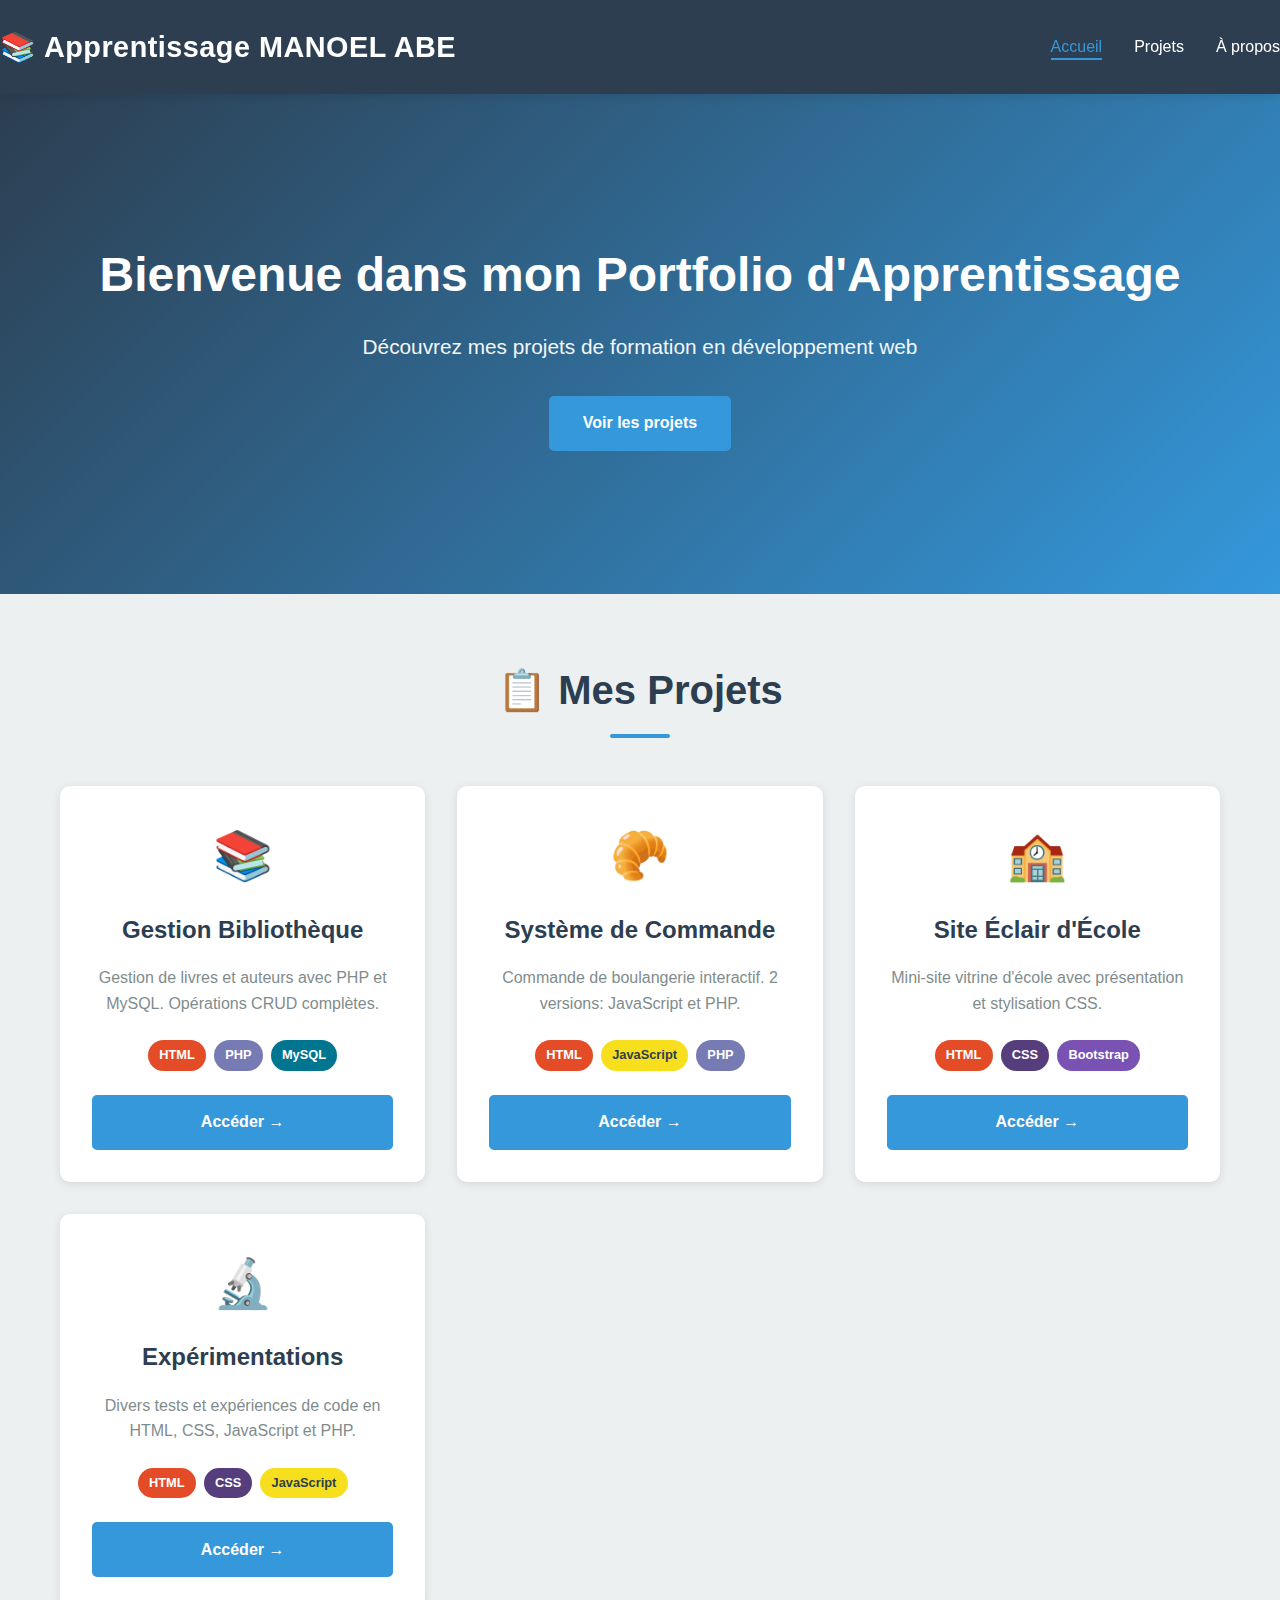
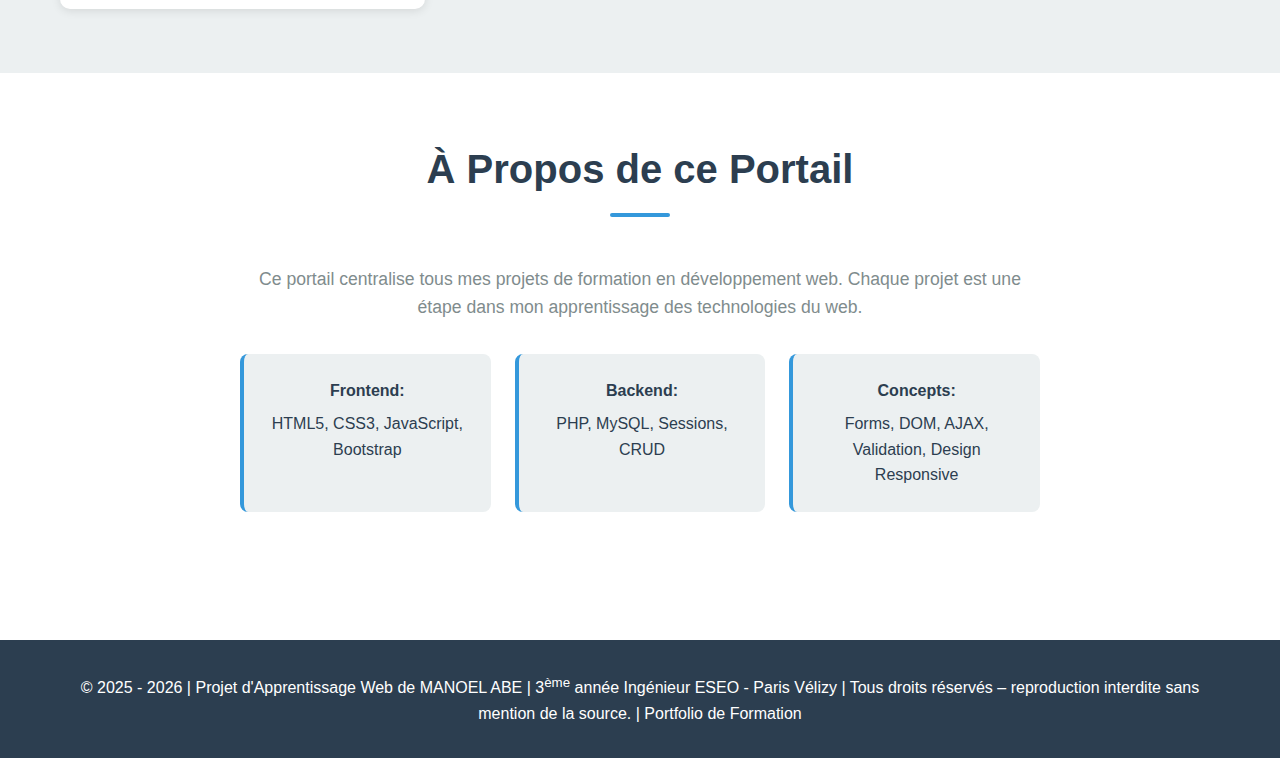
<file: index.html>
<!DOCTYPE html>
<html lang="fr">

<head>
    <meta charset="UTF-8">
    <meta name="viewport" content="width=device-width, initial-scale=1.0">
    <title>Apprentissage MANOEL ABE</title>
    <link rel="stylesheet" href="css/style-global.css">
</head>

<body>
    <!-- HEADER -->
    <header class="header">
        <nav class="navbar">
            <div class="navbar-brand">
                <h1>📚 Apprentissage MANOEL ABE</h1>
            </div>
            <ul class="navbar-menu">
                <li><a href="index.html" class="active">Accueil</a></li>
                <li><a href="#projets">Projets</a></li>
                <li><a href="#about">À propos</a></li>
            </ul>
        </nav>
    </header>

    <!-- HERO SECTION -->
    <section class="hero">
        <div class="hero-content">
            <h2>Bienvenue dans mon Portfolio d'Apprentissage</h2>
            <p>Découvrez mes projets de formation en développement web</p>
            <a href="#projets" class="btn btn-primary">Voir les projets</a>
        </div>
    </section>

    <!-- PROJETS SECTION -->
    <section class="projets" id="projets">
        <div class="container">
            <h2 class="section-title">📋 Mes Projets</h2>

            <div class="cards-grid">
                <!-- CARTE 1: BIBLIOTHÈQUE -->
                <div class="card">
                    <div class="card-icon">📚</div>
                    <h3>Gestion Bibliothèque</h3>
                    <p>Gestion de livres et auteurs avec PHP et MySQL. Opérations CRUD complètes.</p>
                    <div class="card-tags">
                        <span class="tag html">HTML</span>
                        <span class="tag php">PHP</span>
                        <span class="tag mysql">MySQL</span>
                    </div>
                    <a href="bibliotheque/index.html" class="btn btn-secondary">Accéder →</a>
                </div>

                <!-- CARTE 2: BOULANGERIE -->
                <div class="card">
                    <div class="card-icon">🥐</div>
                    <h3>Système de Commande</h3>
                    <p>Commande de boulangerie interactif. 2 versions: JavaScript et PHP.</p>
                    <div class="card-tags">
                        <span class="tag html">HTML</span>
                        <span class="tag js">JavaScript</span>
                        <span class="tag php">PHP</span>
                    </div>
                    <a href="boulangerie/index.html" class="btn btn-secondary">Accéder →</a>
                </div>

                <!-- CARTE 3: ÉCOLE -->
                <div class="card">
                    <div class="card-icon">🏫</div>
                    <h3>Site Éclair d'École</h3>
                    <p>Mini-site vitrine d'école avec présentation et stylisation CSS.</p>
                    <div class="card-tags">
                        <span class="tag html">HTML</span>
                        <span class="tag css">CSS</span>
                        <span class="tag bootstrap">Bootstrap</span>
                    </div>
                    <a href="ecole/index.html" class="btn btn-secondary">Accéder →</a>
                </div>

                <!-- CARTE 4: TESTS -->
                <div class="card">
                    <div class="card-icon">🔬</div>
                    <h3>Expérimentations</h3>
                    <p>Divers tests et expériences de code en HTML, CSS, JavaScript et PHP.</p>
                    <div class="card-tags">
                        <span class="tag html">HTML</span>
                        <span class="tag css">CSS</span>
                        <span class="tag js">JavaScript</span>
                    </div>
                    <a href="test/index.html" class="btn btn-secondary">Accéder →</a>
                </div>
            </div>
        </div>
    </section>

    <!-- À PROPOS -->
    <section class="about" id="about">
        <div class="container">
            <h2 class="section-title">À Propos de ce Portail</h2>
            <div class="about-content">
                <p>
                    Ce portail centralise tous mes projets de formation en développement web.
                    Chaque projet est une étape dans mon apprentissage des technologies du web.
                </p>
                <div class="skills-list">
                    <div class="skill-item">
                        <strong>Frontend:</strong> HTML5, CSS3, JavaScript, Bootstrap
                    </div>
                    <div class="skill-item">
                        <strong>Backend:</strong> PHP, MySQL, Sessions, CRUD
                    </div>
                    <div class="skill-item">
                        <strong>Concepts:</strong> Forms, DOM, AJAX, Validation, Design Responsive
                    </div>
                </div>
            </div>
        </div>
    </section>

    <!-- FOOTER -->
    <footer class="footer">
        <div class="container">
            <p>&copy;
                <script>
                    const startYear = 2025;
                    const currentYear = new Date().getFullYear();
                    document.write(
                        startYear === currentYear
                            ? startYear
                            : startYear + " - " + currentYear
                    );
                </script>
                | Projet d'Apprentissage Web de MANOEL ABE |
                3<sup>ème</sup> année Ingénieur ESEO - Paris Vélizy |
                Tous droits réservés – reproduction interdite sans mention de la source.
                | Portfolio de Formation
            </p>
        </div>
    </footer>

    <script src="js/navigation.js"></script>
</body>

</html>
</file>
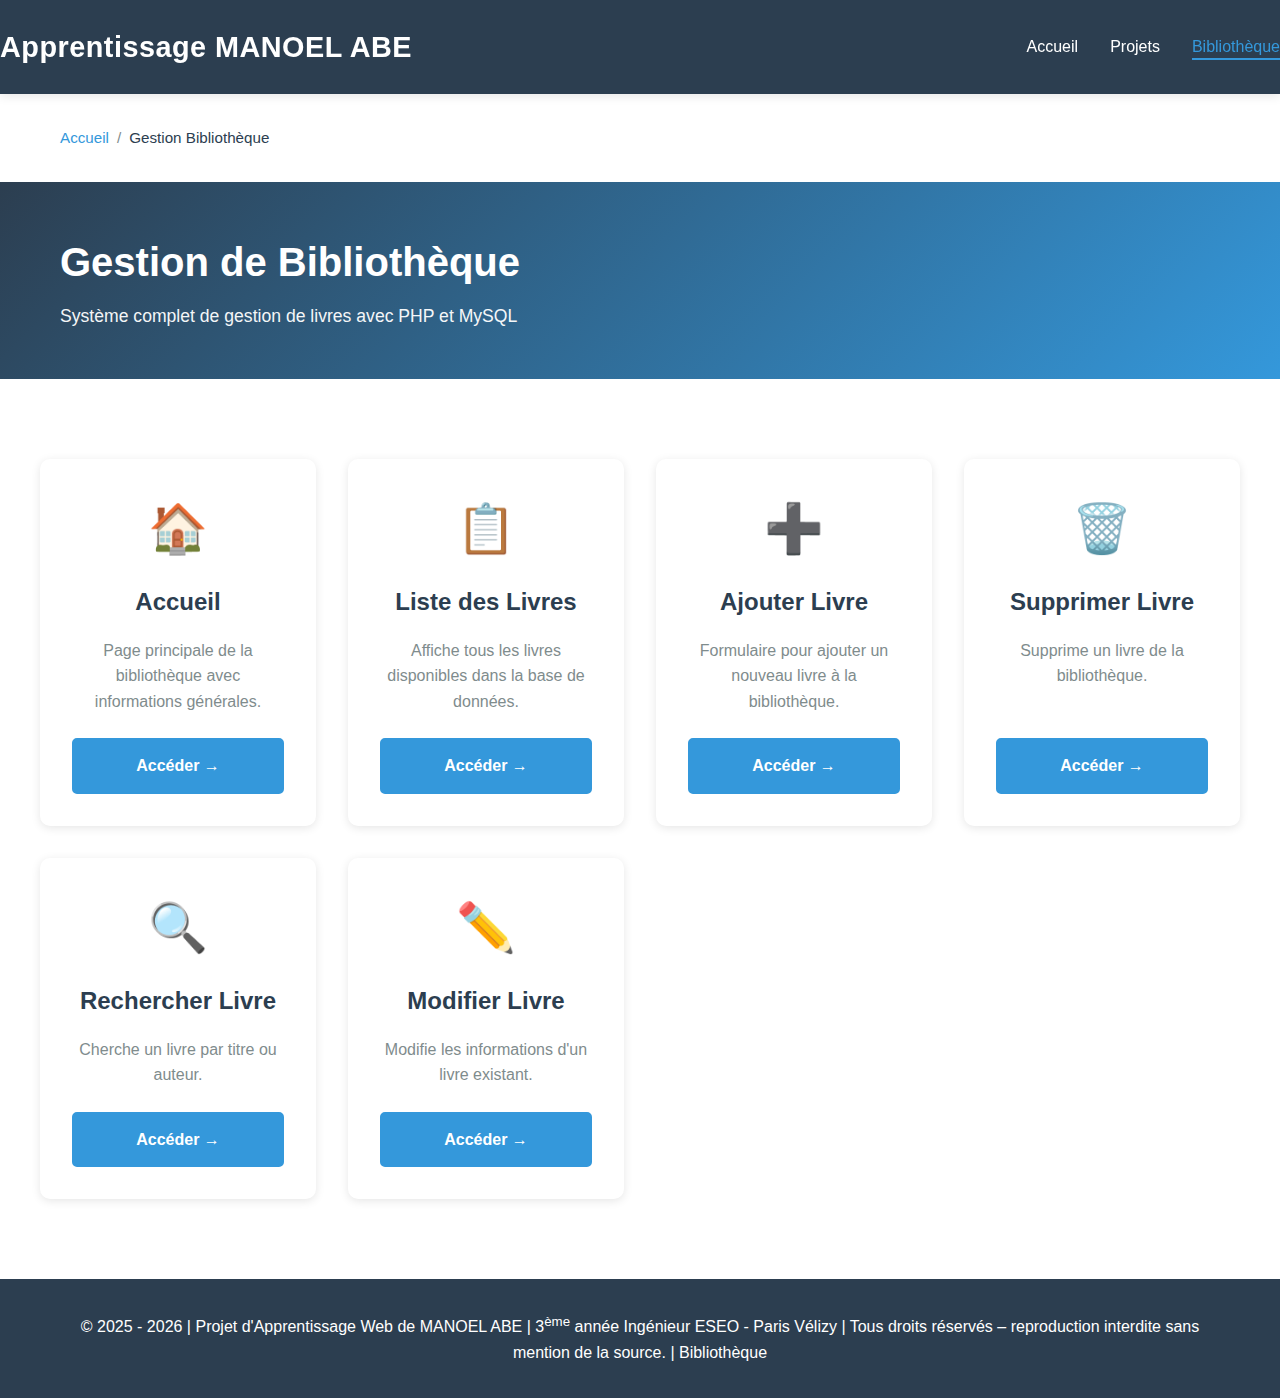
<file: bibliotheque/index.html>
<!DOCTYPE html>
<html lang="fr">

<head>
    <meta charset="UTF-8">
    <meta name="viewport" content="width=device-width, initial-scale=1.0">
    <title>Gestion Bibliothèque | Apprentissage MANOEL ABE</title>
    <link rel="stylesheet" href="../css/style-global.css">
</head>

<body>
    <!-- HEADER -->
    <header class="header">
        <nav class="navbar">
            <div class="navbar-brand">
                <h1>Apprentissage MANOEL ABE</h1>
            </div>
            <ul class="navbar-menu">
                <li><a href="../index.html">Accueil</a></li>
                <li><a href="../index.html#projets">Projets</a></li>
                <li><a href="index.html" class="active">Bibliothèque</a></li>
            </ul>
        </nav>
    </header>

    <!-- BREADCRUMB -->
    <div class="container" style="padding-top: 2rem;">
        <div class="breadcrumb">
            <a href="../index.html">Accueil</a>
            <span class="separator">/</span>
            <span>Gestion Bibliothèque</span>
        </div>
    </div>

    <!-- HUB HEADER -->
    <section class="hub-header">
        <div class="container">
            <h1>Gestion de Bibliothèque</h1>
            <p>Système complet de gestion de livres avec PHP et MySQL</p>
        </div>
    </section>

    <!-- HUB CONTENT -->
    <section class="container" style="padding: 2rem 0;">
        <div class="hub-content">
            <!-- Accueil -->
            <div class="card">
                <div class="card-icon">🏠</div>
                <h3>Accueil</h3>
                <p>Page principale de la bibliothèque avec informations générales.</p>
                <a href="accueil.php" class="btn btn-secondary">Accéder →</a>
            </div>

            <!-- Liste -->
            <div class="card">
                <div class="card-icon">📋</div>
                <h3>Liste des Livres</h3>
                <p>Affiche tous les livres disponibles dans la base de données.</p>
                <a href="liste.php" class="btn btn-secondary">Accéder →</a>
            </div>

            <!-- Ajouter -->
            <div class="card">
                <div class="card-icon">➕</div>
                <h3>Ajouter Livre</h3>
                <p>Formulaire pour ajouter un nouveau livre à la bibliothèque.</p>
                <a href="ajouter.php" class="btn btn-secondary">Accéder →</a>
            </div>

            <!-- Supprimer -->
            <div class="card">
                <div class="card-icon">🗑️</div>
                <h3>Supprimer Livre</h3>
                <p>Supprime un livre de la bibliothèque.</p>
                <a href="supprimer.php" class="btn btn-secondary">Accéder →</a>
            </div>

            <!-- Rechercher -->
            <div class="card">
                <div class="card-icon">🔍</div>
                <h3>Rechercher Livre</h3>
                <p>Cherche un livre par titre ou auteur.</p>
                <a href="rechercher.php" class="btn btn-secondary">Accéder →</a>
            </div>

            <!-- Modifier -->
            <div class="card">
                <div class="card-icon">✏️</div>
                <h3>Modifier Livre</h3>
                <p>Modifie les informations d'un livre existant.</p>
                <a href="modifier.php" class="btn btn-secondary">Accéder →</a>
            </div>
        </div>
    </section>

    <!-- FOOTER -->
    <footer class="footer" style="margin-top: 3rem;">
        <div class="container">
            <p>&copy;
                <script>
                    const startYear = 2025;
                    const currentYear = new Date().getFullYear();
                    document.write(
                        startYear === currentYear
                            ? startYear
                            : startYear + " - " + currentYear
                    );
                </script>
                | Projet d'Apprentissage Web de MANOEL ABE |
                3<sup>ème</sup> année Ingénieur ESEO - Paris Vélizy |
                Tous droits réservés – reproduction interdite sans mention de la source.
                | Bibliothèque
            </p>
        </div>
    </footer>
</body>

</html>
</file>
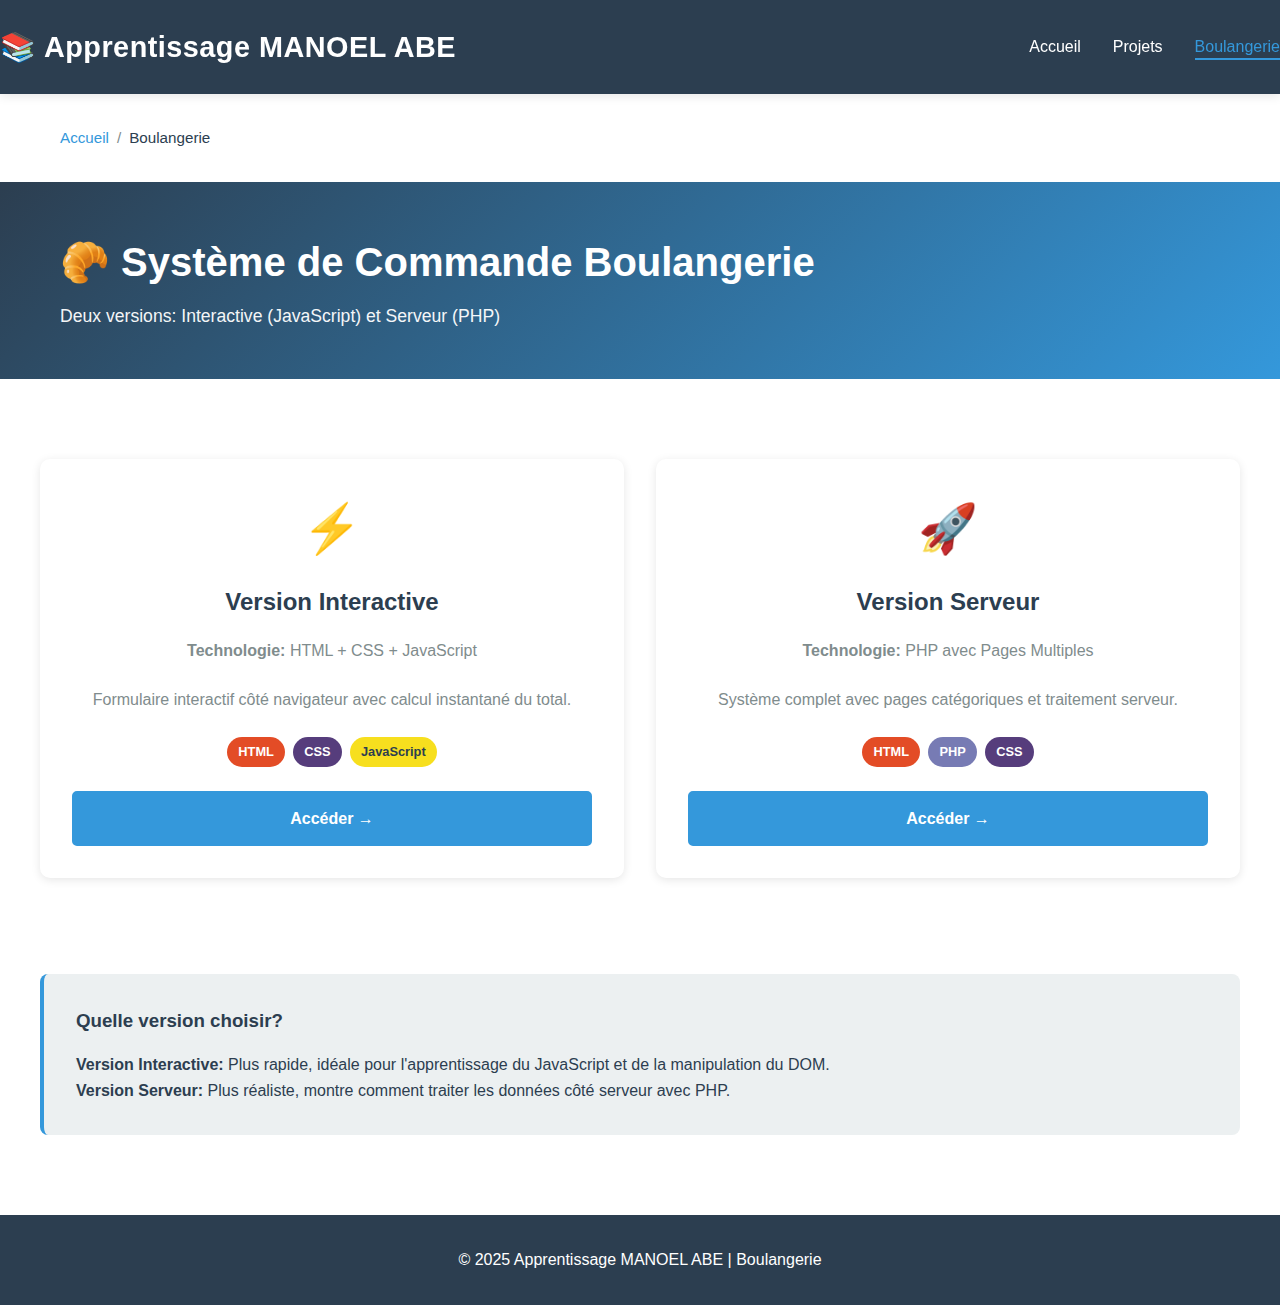
<file: boulangerie/index.html>
<!DOCTYPE html>
<html lang="fr">

<head>
    <meta charset="UTF-8">
    <meta name="viewport" content="width=device-width, initial-scale=1.0">
    <title>Boulangerie | Apprentissage MANOEL ABE</title>
    <link rel="stylesheet" href="../css/style-global.css">
</head>

<body>
    <!-- HEADER -->
    <header class="header">
        <nav class="navbar">
            <div class="navbar-brand">
                <h1>📚 Apprentissage MANOEL ABE</h1>
            </div>
            <ul class="navbar-menu">
                <li><a href="../index.html">Accueil</a></li>
                <li><a href="../index.html#projets">Projets</a></li>
                <li><a href="index.html" class="active">Boulangerie</a></li>
            </ul>
        </nav>
    </header>

    <!-- BREADCRUMB -->
    <div class="container" style="padding-top: 2rem;">
        <div class="breadcrumb">
            <a href="../index.html">Accueil</a>
            <span class="separator">/</span>
            <span>Boulangerie</span>
        </div>
    </div>

    <!-- HUB HEADER -->
    <section class="hub-header">
        <div class="container">
            <h1>🥐 Système de Commande Boulangerie</h1>
            <p>Deux versions: Interactive (JavaScript) et Serveur (PHP)</p>
        </div>
    </section>

    <!-- HUB CONTENT -->
    <section class="container" style="padding: 2rem 0;">
        <div class="hub-content">
            <!-- Version Simple JS -->
            <div class="card">
                <div class="card-icon">⚡</div>
                <h3>Version Interactive</h3>
                <p><strong>Technologie:</strong> HTML + CSS + JavaScript</p>
                <p>Formulaire interactif côté navigateur avec calcul instantané du total.</p>
                <div class="card-tags">
                    <span class="tag html">HTML</span>
                    <span class="tag css">CSS</span>
                    <span class="tag js">JavaScript</span>
                </div>
                <a href="simple/index.html" class="btn btn-secondary">Accéder →</a>
            </div>

            <!-- Version Complexe PHP -->
            <div class="card">
                <div class="card-icon">🚀</div>
                <h3>Version Serveur</h3>
                <p><strong>Technologie:</strong> PHP avec Pages Multiples</p>
                <p>Système complet avec pages catégoriques et traitement serveur.</p>
                <div class="card-tags">
                    <span class="tag html">HTML</span>
                    <span class="tag php">PHP</span>
                    <span class="tag css">CSS</span>
                </div>
                <a href="complexe/index.html" class="btn btn-secondary">Accéder →</a>
            </div>
        </div>
    </section>

    <!-- INFO BOX -->
    <section class="container" style="padding: 2rem 0; margin-top: 2rem;">
        <div style="background: #ecf0f1; padding: 2rem; border-radius: 8px; border-left: 4px solid #3498db;">
            <h3 style="color: #2c3e50; margin-bottom: 1rem;">Quelle version choisir?</h3>
            <p><strong>Version Interactive:</strong> Plus rapide, idéale pour l'apprentissage du JavaScript et de la
                manipulation du DOM.</p>
            <p><strong>Version Serveur:</strong> Plus réaliste, montre comment traiter les données côté serveur avec
                PHP.</p>
        </div>
    </section>

    <!-- FOOTER -->
    <footer class="footer" style="margin-top: 3rem;">
        <div class="container">
            <p>&copy; 2025 Apprentissage MANOEL ABE | Boulangerie</p>
        </div>
    </footer>
</body>

</html>
</file>
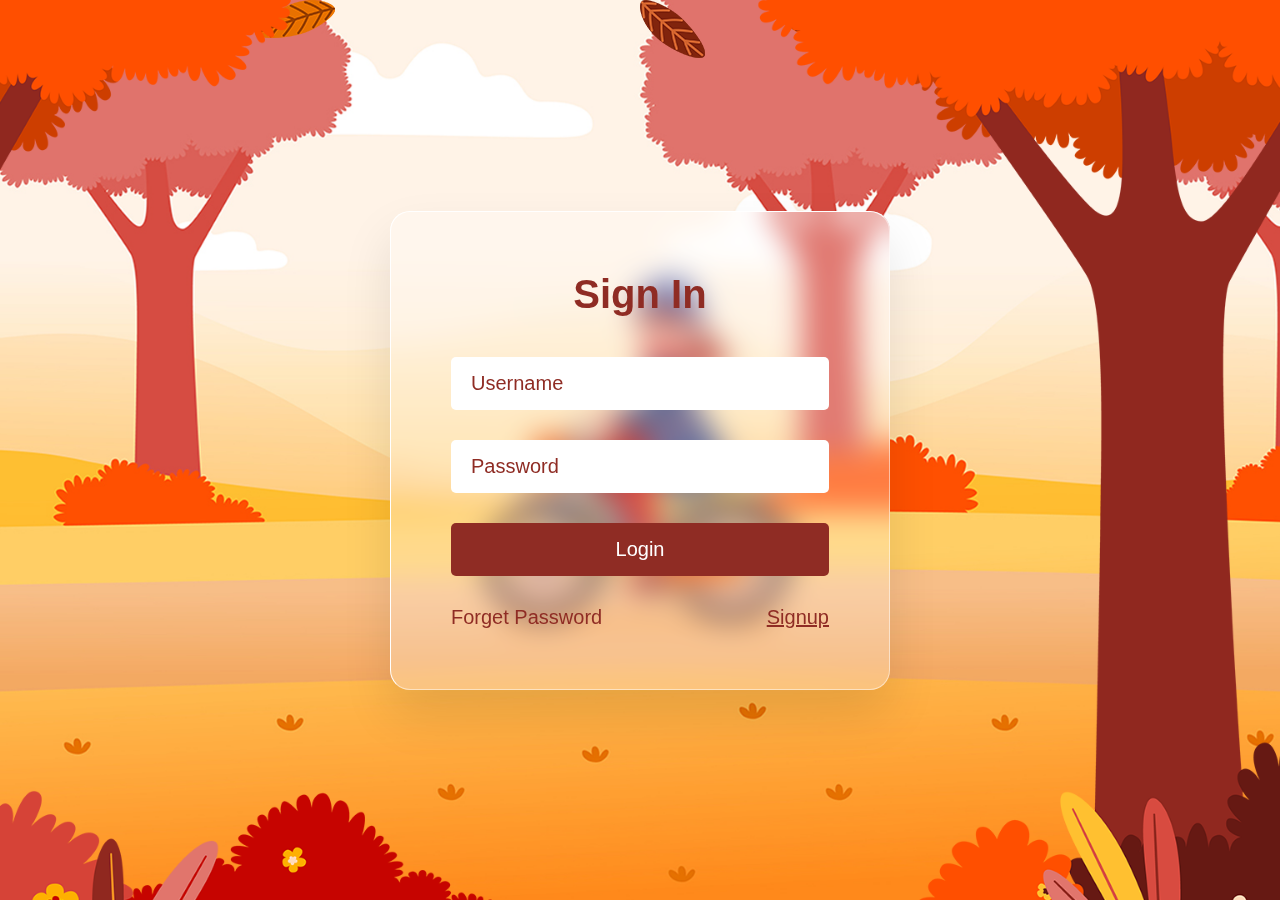
<file: SourceCodeEnjoy/index.html>
<!DOCTYPE html>
<html lang="en">
<head>
	<meta charset="UTF-8">
	<title>Animated Glassmorphism Login Page | @codingstella</title>
	<link rel="stylesheet" href="style.css">
</head>
<body>
	<section>
		<div class="leaves">
			<div class="set">
				<div><img src="leaf_01.png"></div>
				<div><img src="leaf_02.png"></div>
				<div><img src="leaf_03.png"></div>
				<div><img src="leaf_04.png"></div>
				<div><img src="leaf_01.png"></div>
				<div><img src="leaf_02.png"></div>
				<div><img src="leaf_03.png"></div>
				<div><img src="leaf_04.png"></div>
			</div>
		</div>
		<img src="bg.jpg" class="bg">
		<img src="girl.png" class="girl">
		<img src="trees.png" class="trees">
		<div class="login">
			<h2>Sign In</h2>
			<div class="inputBox">
				<input type="text" placeholder="Username"
			</div>
			<div class="inputBox">
				<input type="password" placeholder="Password"
			</div>
			<div class="inputBox">
				<input type="submit" value="Login" id="btn">
			</div>
			<div class="group">
				<a href="#">Forget Password</a>
				<a href="#">Signup</a>
			</div>
		</div>
		
	</section>
</body>
</html>
</file>
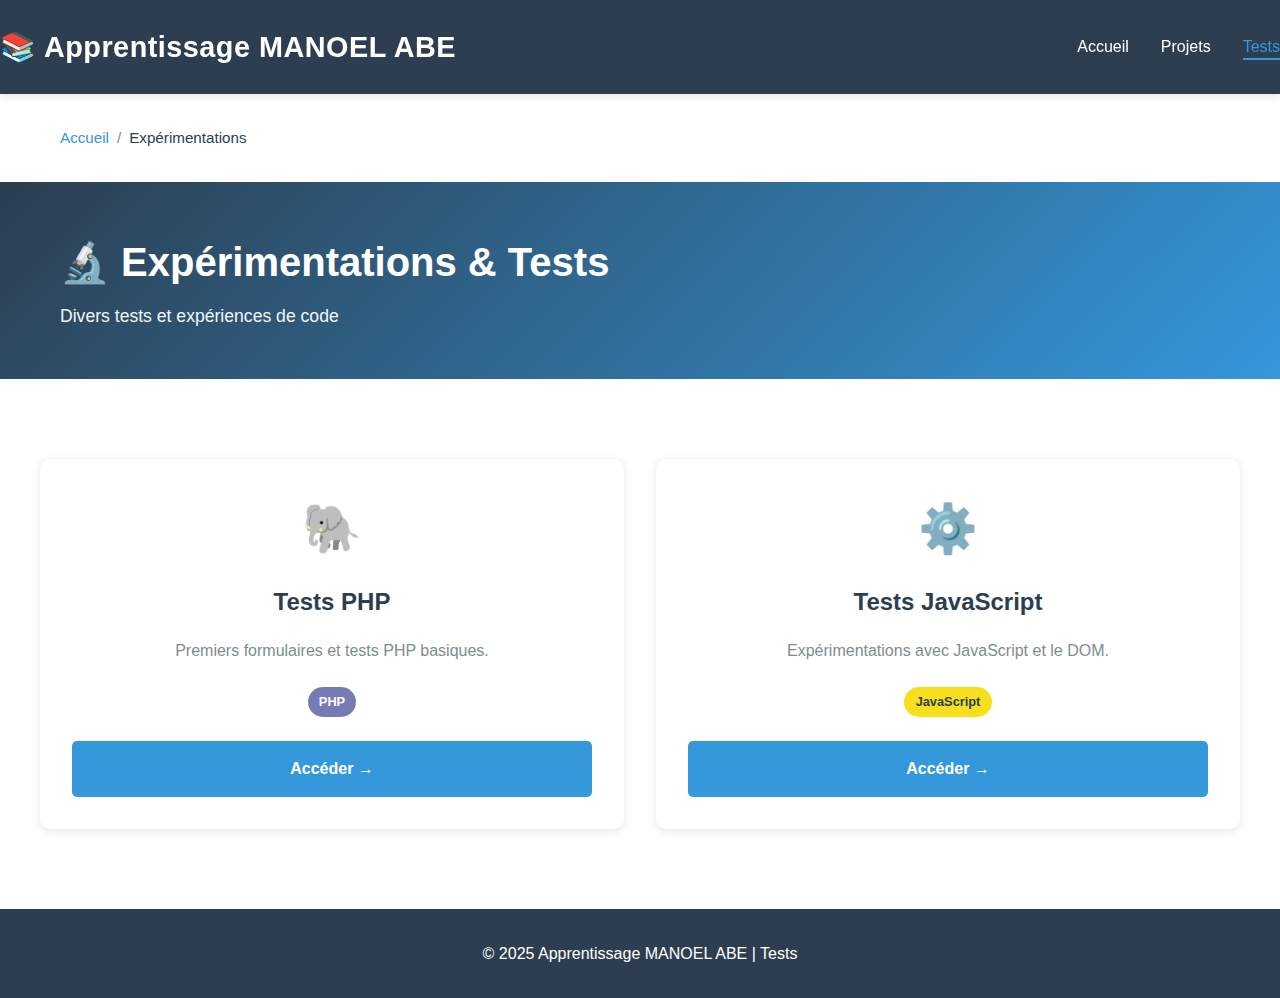
<file: test/index.html>
<!DOCTYPE html>
<html lang="fr">

<head>
    <meta charset="UTF-8">
    <meta name="viewport" content="width=device-width, initial-scale=1.0">
    <title>Tests | Apprentissage MANOEL ABE</title>
    <link rel="stylesheet" href="../css/style-global.css">
</head>

<body>
    <!-- HEADER -->
    <header class="header">
        <nav class="navbar">
            <div class="navbar-brand">
                <h1>📚 Apprentissage MANOEL ABE</h1>
            </div>
            <ul class="navbar-menu">
                <li><a href="../index.html">Accueil</a></li>
                <li><a href="../index.html#projets">Projets</a></li>
                <li><a href="index.html" class="active">Tests</a></li>
            </ul>
        </nav>
    </header>

    <!-- BREADCRUMB -->
    <div class="container" style="padding-top: 2rem;">
        <div class="breadcrumb">
            <a href="../index.html">Accueil</a>
            <span class="separator">/</span>
            <span>Expérimentations</span>
        </div>
    </div>

    <!-- HUB HEADER -->
    <section class="hub-header">
        <div class="container">
            <h1>🔬 Expérimentations & Tests</h1>
            <p>Divers tests et expériences de code</p>
        </div>
    </section>

    <!-- HUB CONTENT -->
    <section class="container" style="padding: 2rem 0;">
        <div class="hub-content">
            <!-- Tests PHP -->
            <div class="card">
                <div class="card-icon">🐘</div>
                <h3>Tests PHP</h3>
                <p>Premiers formulaires et tests PHP basiques.</p>
                <div class="card-tags">
                    <span class="tag php">PHP</span>
                </div>
                <a href="hello.php" class="btn btn-secondary">Accéder →</a>
            </div>

            <!-- Tests JS -->
            <div class="card">
                <div class="card-icon">⚙️</div>
                <h3>Tests JavaScript</h3>
                <p>Expérimentations avec JavaScript et le DOM.</p>
                <div class="card-tags">
                    <span class="tag js">JavaScript</span>
                </div>
                <a href="test.php" class="btn btn-secondary">Accéder →</a>
            </div>
        </div>
    </section>

    <!-- FOOTER -->
    <footer class="footer" style="margin-top: 3rem;">
        <div class="container">
            <p>&copy; 2025 Apprentissage MANOEL ABE | Tests</p>
        </div>
    </footer>
</body>

</html>
</file>
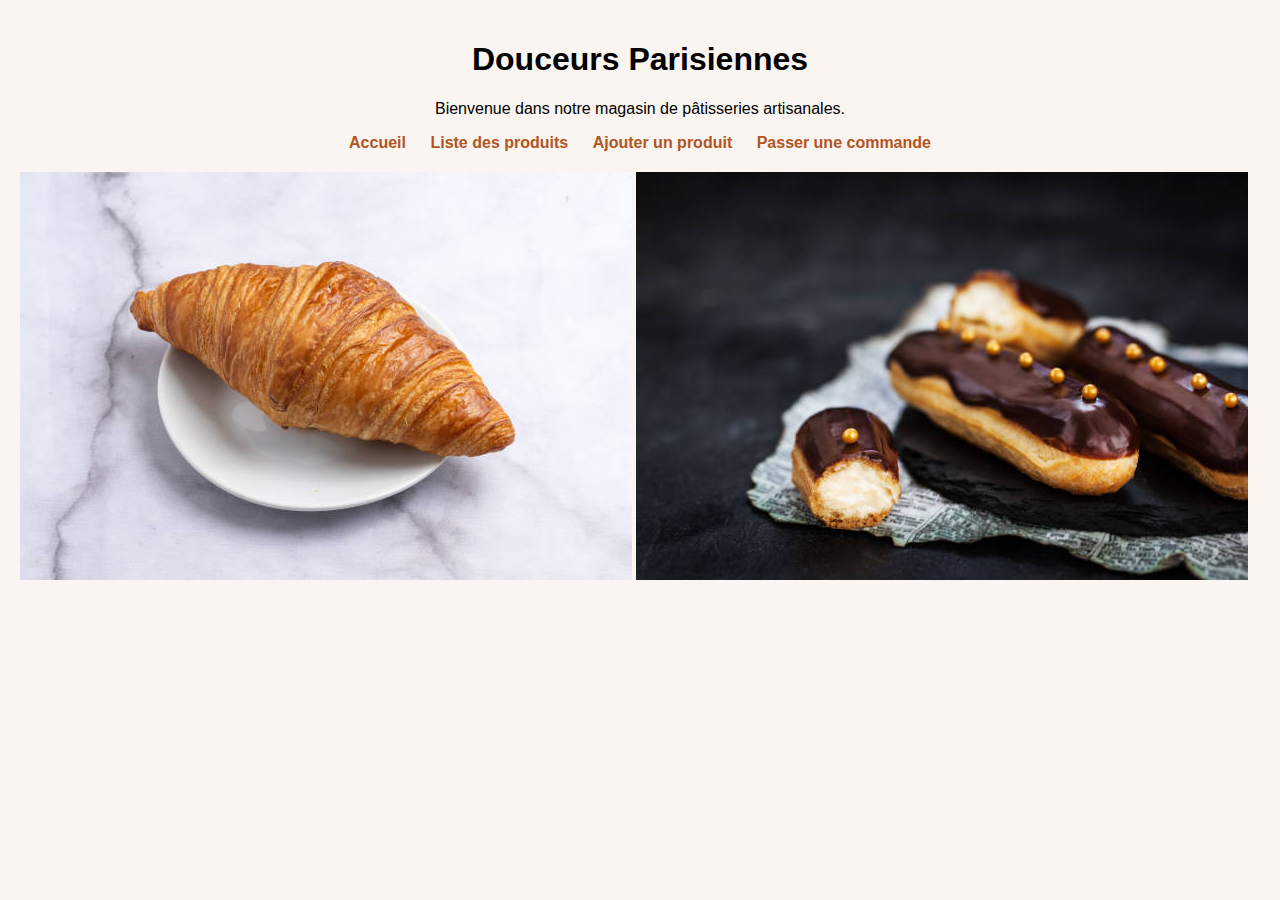
<file: tp_patisserie/index.html>
<!DOCTYPE html>
<html lang="fr">

<head>
    <meta charset="UTF-8">
    <title>Magasin de Pâtisseries</title>
    <link rel="stylesheet" href="style.css">
</head>

<body>
    <header>
        <h1>Douceurs Parisiennes</h1>
        <p>Bienvenue dans notre magasin de pâtisseries artisanales.</p>
        <nav>
            <a href="index.html">Accueil</a>
            <a href="produits/liste.php">Liste des produits</a>
            <a href="produits/ajouter.php">Ajouter un produit</a>
            <a href="commande/commander.html">Passer une commande</a>
        </nav>
    </header>

    <section class="galerie">
        <img src="images/croissant.jpg" alt="Croissant">
        <img src="images/eclair.jpg" alt="Éclair au chocolat">
        <!-- etc. -->
    </section>
</body>

</html>
</file>
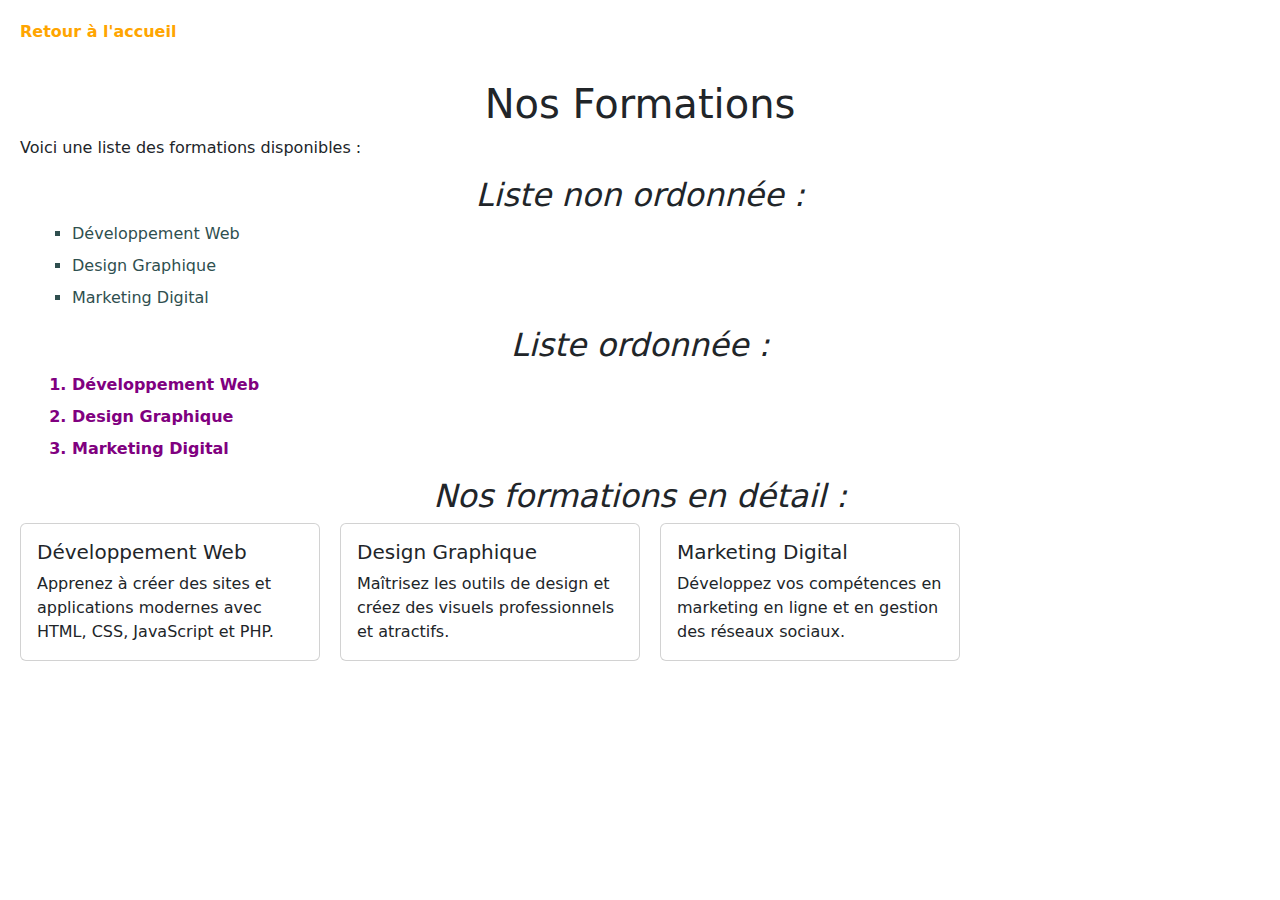
<file: ecole/formations.html>
<!DOCTYPE html>
<html lang="fr">

<head>
    <meta charset="UTF-8">
    <meta name="viewport" content="width=device-width, initial-scale=1.0">
    <title>Nos Formations</title>
    <link rel="stylesheet" href="css/style.css">
    <link href="https://cdn.jsdelivr.net/npm/bootstrap@5.3.2/dist/css/bootstrap.min.css" rel="stylesheet">
</head>

<body>
    <!-- LIEN RETOUR -->
    <p><a href="index.html" class="retour-link">Retour à l'accueil</a></p>

    <!-- TITRE -->
    <h1>Nos Formations</h1>

    <!-- TEXTE INTRODUCTIF -->
    <p>Voici une liste des formations disponibles :</p>

    <!-- LISTE NON ORDONNÉE (puces) -->
    <h2>Liste non ordonnée :</h2>
    <ul>
        <li>Développement Web</li>
        <li>Design Graphique</li>
        <li>Marketing Digital</li>
    </ul>

    <!-- LISTE ORDONNÉE (numérotée) -->
    <h2>Liste ordonnée :</h2>
    <ol>
        <li>Développement Web</li>
        <li>Design Graphique</li>
        <li>Marketing Digital</li>
    </ol>

    <!-- TP 3 : CARTES BOOTSTRAP (optionnel mais recommandé) -->
    <h2>Nos formations en détail :</h2>
    <div style="display: flex; gap: 20px; flex-wrap: wrap;">
        <div class="card" style="width: 300px;">
            <div class="card-body">
                <h5 class="card-title">Développement Web</h5>
                <p class="card-text">Apprenez à créer des sites et applications modernes avec HTML, CSS, JavaScript et
                    PHP.</p>
            </div>
        </div>

        <div class="card" style="width: 300px;">
            <div class="card-body">
                <h5 class="card-title">Design Graphique</h5>
                <p class="card-text">Maîtrisez les outils de design et créez des visuels professionnels et atractifs.
                </p>
            </div>
        </div>

        <div class="card" style="width: 300px;">
            <div class="card-body">
                <h5 class="card-title">Marketing Digital</h5>
                <p class="card-text">Développez vos compétences en marketing en ligne et en gestion des réseaux sociaux.
                </p>
            </div>
        </div>
    </div>

    <script src="js/script.js"></script>
</body>

</html>
</file>
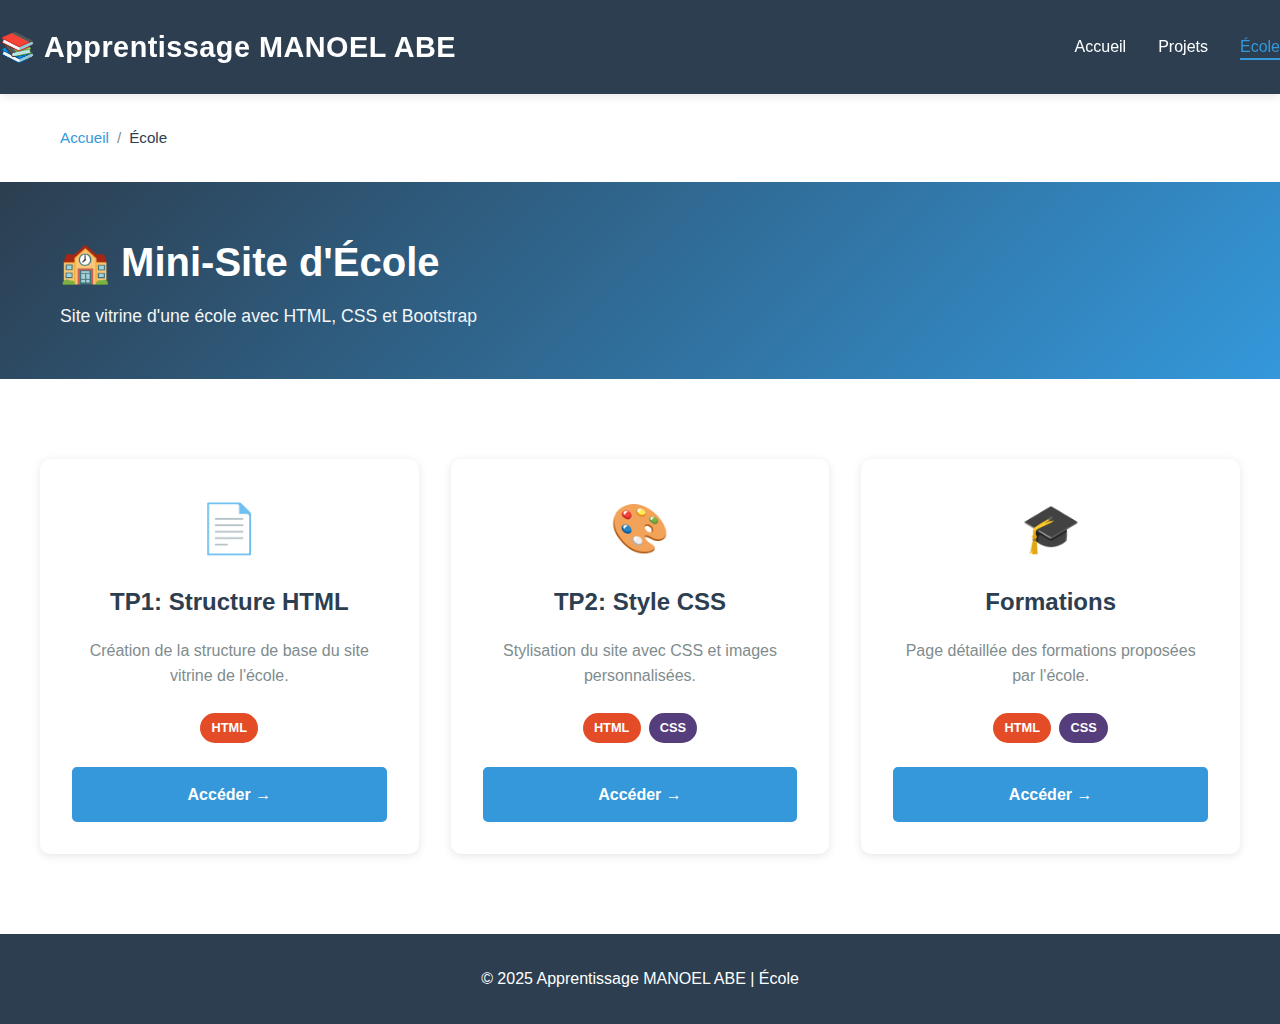
<file: ecole/index2.html>
<!DOCTYPE html>
<html lang="fr">

<head>
    <meta charset="UTF-8">
    <meta name="viewport" content="width=device-width, initial-scale=1.0">
    <title>École | Apprentissage MANOEL ABE</title>
    <link rel="stylesheet" href="../css/style-global.css">
</head>

<body>
    <!-- HEADER -->
    <header class="header">
        <nav class="navbar">
            <div class="navbar-brand">
                <h1>📚 Apprentissage MANOEL ABE</h1>
            </div>
            <ul class="navbar-menu">
                <li><a href="../index.html">Accueil</a></li>
                <li><a href="../index.html#projets">Projets</a></li>
                <li><a href="index.html" class="active">École</a></li>
            </ul>
        </nav>
    </header>

    <!-- BREADCRUMB -->
    <div class="container" style="padding-top: 2rem;">
        <div class="breadcrumb">
            <a href="../index.html">Accueil</a>
            <span class="separator">/</span>
            <span>École</span>
        </div>
    </div>

    <!-- HUB HEADER -->
    <section class="hub-header">
        <div class="container">
            <h1>🏫 Mini-Site d'École</h1>
            <p>Site vitrine d'une école avec HTML, CSS et Bootstrap</p>
        </div>
    </section>

    <!-- HUB CONTENT -->
    <section class="container" style="padding: 2rem 0;">
        <div class="hub-content">
            <!-- TP1 -->
            <div class="card">
                <div class="card-icon">📄</div>
                <h3>TP1: Structure HTML</h3>
                <p>Création de la structure de base du site vitrine de l'école.</p>
                <div class="card-tags">
                    <span class="tag html">HTML</span>
                </div>
                <a href="tp1/index.html" class="btn btn-secondary">Accéder →</a>
            </div>

            <!-- TP2 -->
            <div class="card">
                <div class="card-icon">🎨</div>
                <h3>TP2: Style CSS</h3>
                <p>Stylisation du site avec CSS et images personnalisées.</p>
                <div class="card-tags">
                    <span class="tag html">HTML</span>
                    <span class="tag css">CSS</span>
                </div>
                <a href="tp2/index.html" class="btn btn-secondary">Accéder →</a>
            </div>

            <!-- Formations -->
            <div class="card">
                <div class="card-icon">🎓</div>
                <h3>Formations</h3>
                <p>Page détaillée des formations proposées par l'école.</p>
                <div class="card-tags">
                    <span class="tag html">HTML</span>
                    <span class="tag css">CSS</span>
                </div>
                <a href="formations.html" class="btn btn-secondary">Accéder →</a>
            </div>
        </div>
    </section>

    <!-- FOOTER -->
    <footer class="footer" style="margin-top: 3rem;">
        <div class="container">
            <p>&copy; 2025 Apprentissage MANOEL ABE | École</p>
        </div>
    </footer>
</body>

</html>
</file>
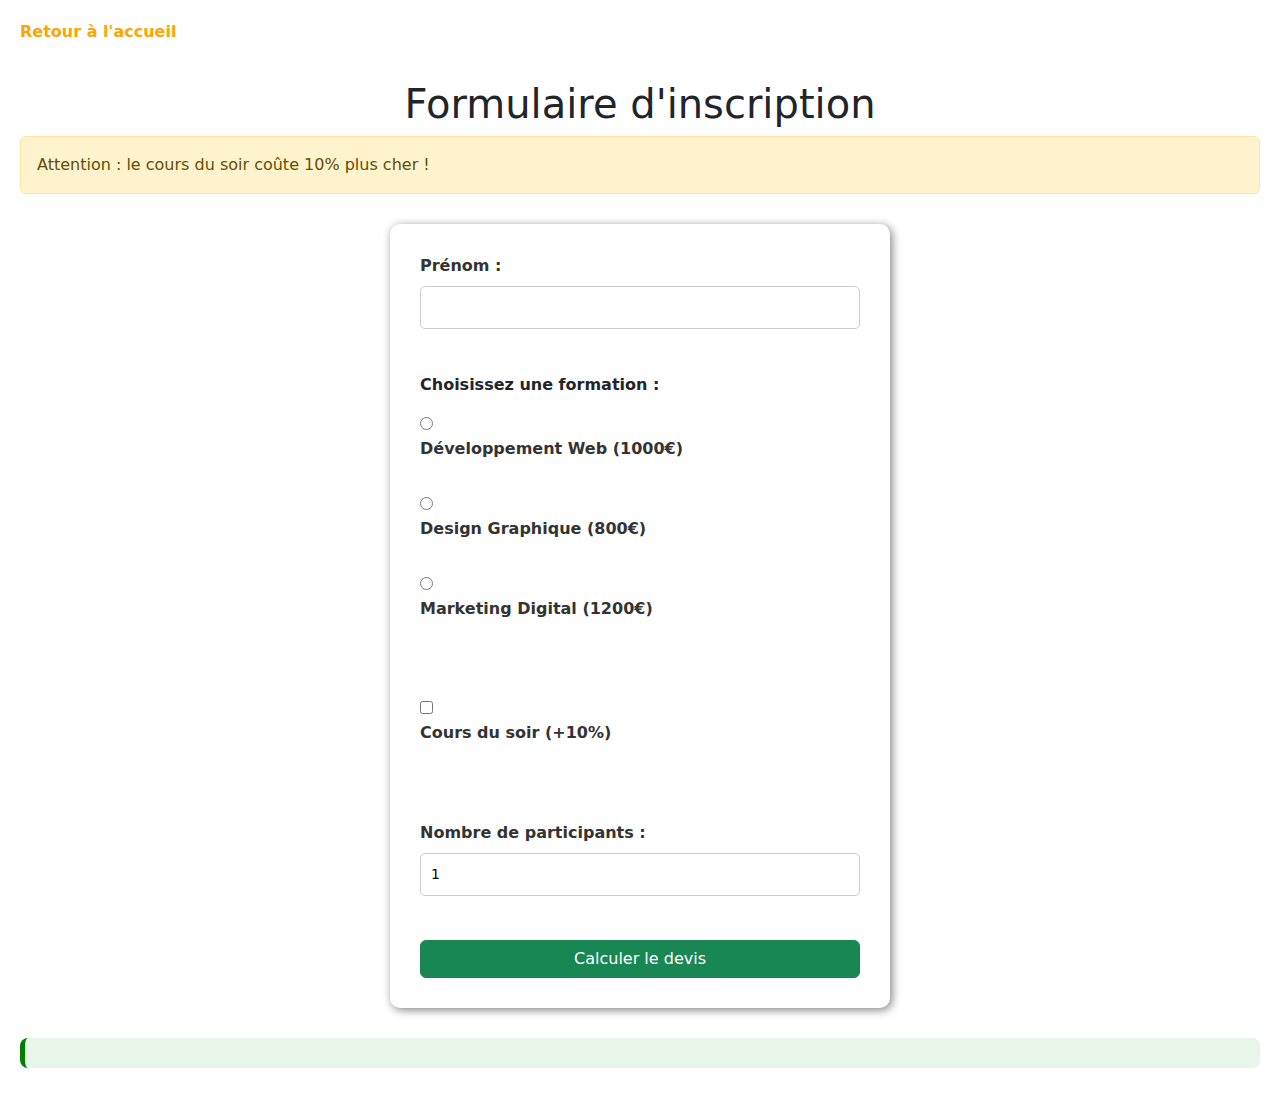
<file: ecole/inscription.html>
<!DOCTYPE html>
<html lang="fr">

<head>
    <meta charset="UTF-8">
    <meta name="viewport" content="width=device-width, initial-scale=1.0">
    <title>Inscription à une formation</title>
    <link rel="stylesheet" href="css/style.css">
    <link href="https://cdn.jsdelivr.net/npm/bootstrap@5.3.2/dist/css/bootstrap.min.css" rel="stylesheet">
</head>

<body>
    <!-- LIEN RETOUR -->
    <p><a href="index.html" class="retour-link">Retour à l'accueil</a></p>

    <!-- TITRE -->
    <h1>Formulaire d'inscription</h1>

    <!-- ALERTE BOOTSTRAP (TP 3) -->
    <div class="alert alert-warning" role="alert">
        Attention : le cours du soir coûte 10% plus cher !
    </div>

    <!-- FORMULAIRE -->
    <form>
        <!-- CHAMP TEXTE : PRÉNOM -->
        <div class="form-group">
            <label for="prenom">Prénom :</label>
            <input type="text" id="prenom" name="prenom" required><br><br>
        </div>

        <!-- BOUTONS RADIO : FORMATION -->
        <div class="form-group">
            <p><strong>Choisissez une formation :</strong></p>

            <input type="radio" id="dev" name="formation" value="dev">
            <label for="dev">Développement Web (1000€)</label><br>

            <input type="radio" id="design" name="formation" value="design">
            <label for="design">Design Graphique (800€)</label><br>

            <input type="radio" id="marketing" name="formation" value="marketing">
            <label for="marketing">Marketing Digital (1200€)</label><br><br>
        </div>

        <!-- CASE À COCHER : COURS SOIR -->
        <div class="form-group">
            <input type="checkbox" id="soir" name="cours_soir">
            <label for="soir">Cours du soir (+10%)</label><br><br>
        </div>

        <!-- CHAMP NUMÉRIQUE : PARTICIPANTS -->
        <div class="form-group">
            <label for="participants">Nombre de participants :</label>
            <input type="number" id="participants" name="participants" min="1" value="1"><br><br>
        </div>

        <!-- BOUTON CALCUL DEVIS (TP 3 : classe Bootstrap) -->
        <!-- TP 4 : Ajouter onclick="calculerDevis()" -->
        <button type="button" class="btn btn-success" onclick="calculerDevis()">
            Calculer le devis
        </button>
    </form>

    <!-- ZONE D'AFFICHAGE DU DEVIS -->
    <p id="resultat" style="margin-top: 20px; font-weight: bold; color: green;"></p>

    <!-- TP 2 : Les styles CSS vont dans css/style.css -->
    <!-- TP 4 : Le JavaScript va dans js/script.js -->
    <script src="js/script.js"></script>
</body>

</html>
</file>
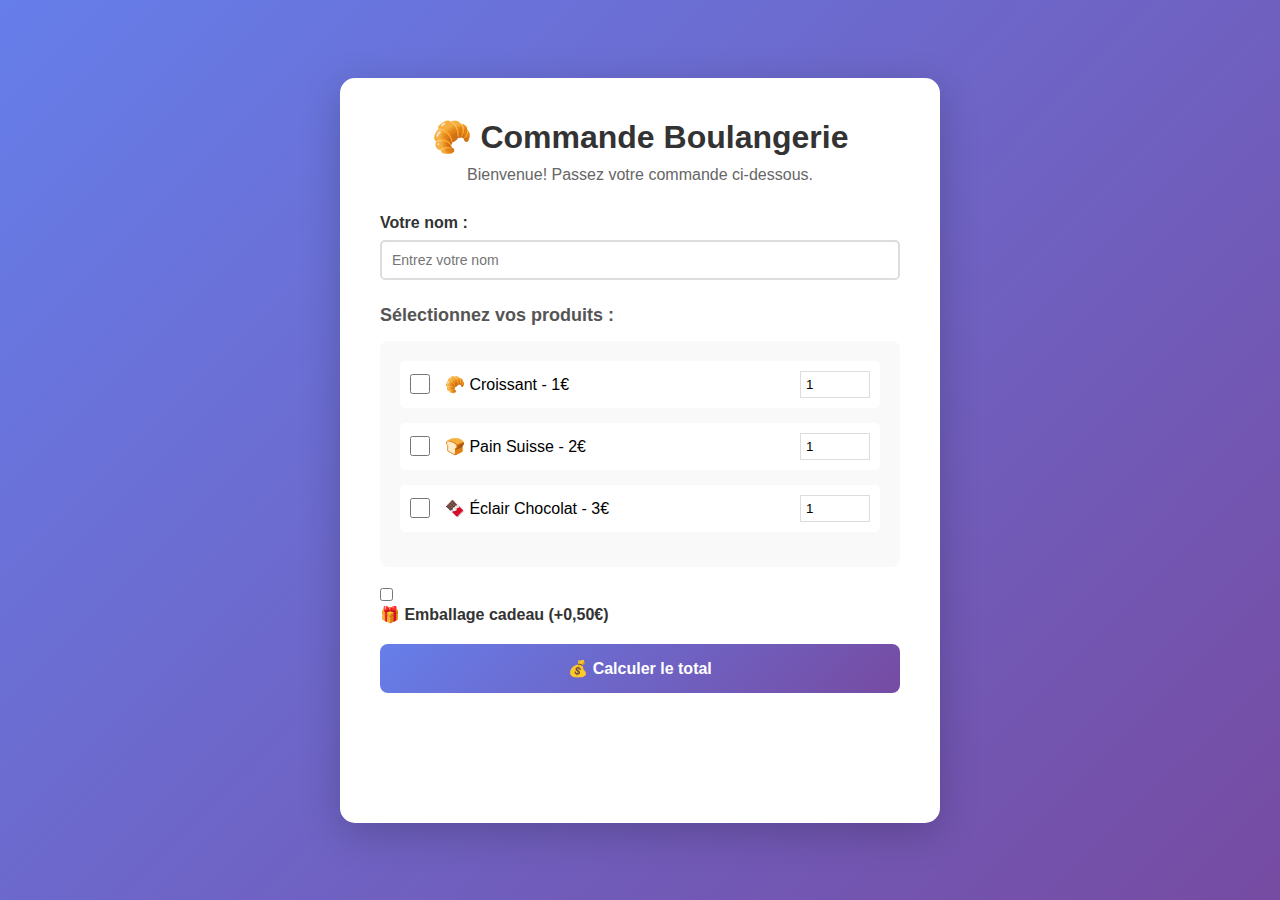
<file: boulangerie/complexe/shop.html>
<!DOCTYPE html>
<html lang="fr">

<head>
    <meta charset="UTF-8">
    <meta name="viewport" content="width=device-width, initial-scale=1.0">
    <title>Commande Boulangerie</title>
    <link rel="stylesheet" href="style.css">
</head>

<body>
    <div class="container">
        <h1>🥐 Commande Boulangerie</h1>
        <p>Bienvenue! Passez votre commande ci-dessous.</p>

        <!-- FORMULAIRE -->
        <form id="commandeForm">
            <!-- NOM CLIENT -->
            <div class="form-group">
                <label for="nom">Votre nom :</label>
                <input type="text" id="nom" name="nom" placeholder="Entrez votre nom" required>
            </div>

            <!-- PRODUITS (CASES À COCHER) -->
            <h2>Sélectionnez vos produits :</h2>

            <div class="produits">
                <!-- CROISSANT -->
                <div class="produit">
                    <input type="checkbox" id="croissant" name="produits" value="croissant" data-prix="1">
                    <label for="croissant">🥐 Croissant - 1€</label>
                    <input type="number" id="qty-croissant" class="quantite" min="1" max="10" value="1"
                        placeholder="Qty">
                </div>

                <!-- PAIN SUISSE -->
                <div class="produit">
                    <input type="checkbox" id="pain-suisse" name="produits" value="pain-suisse" data-prix="2">
                    <label for="pain-suisse">🍞 Pain Suisse - 2€</label>
                    <input type="number" id="qty-pain-suisse" class="quantite" min="1" max="10" value="1"
                        placeholder="Qty">
                </div>

                <!-- ÉCLAIR CHOCOLAT -->
                <div class="produit">
                    <input type="checkbox" id="eclair" name="produits" value="eclair" data-prix="3">
                    <label for="eclair">🍫 Éclair Chocolat - 3€</label>
                    <input type="number" id="qty-eclair" class="quantite" min="1" max="10" value="1" placeholder="Qty">
                </div>
            </div>

            <!-- EMBALLAGE CADEAU -->
            <div class="form-group">
                <input type="checkbox" id="emballage" name="emballage">
                <label for="emballage">🎁 Emballage cadeau (+0,50€)</label>
            </div>

            <!-- BOUTON CALCUL -->
            <button type="submit" class="btn">💰 Calculer le total</button>
        </form>

        <!-- RÉSULTAT -->
        <div id="resultat" class="resultat"></div>
    </div>

    <script src="shop.js"></script>
</body>

</html>
</file>
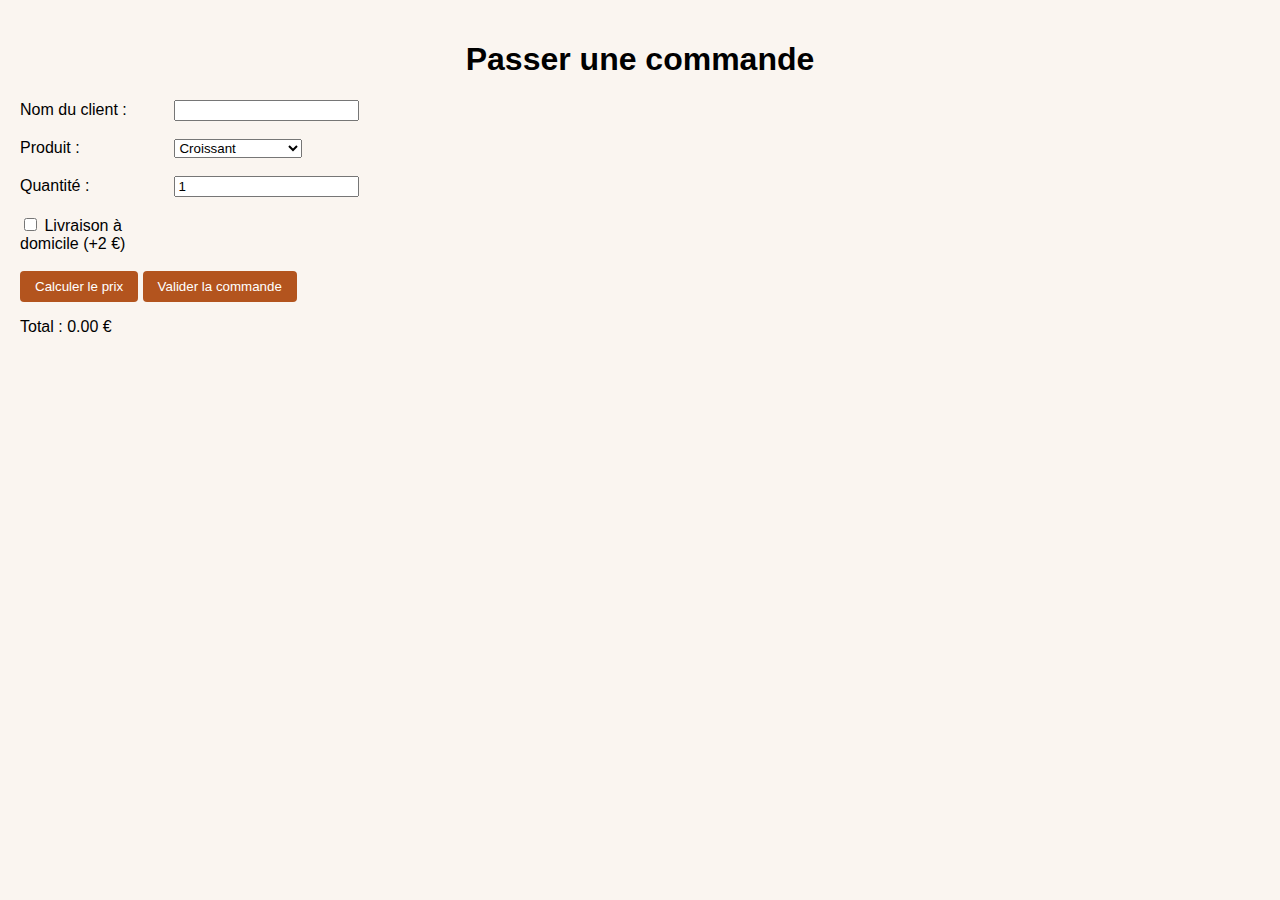
<file: tp_patisserie/commande/commander.html>
<!DOCTYPE html>
<html lang="fr">

<head>
    <meta charset="UTF-8">
    <title>Passer une commande</title>
    <link rel="stylesheet" href="../style.css">
</head>

<body>
    <h1>Passer une commande</h1>

    <form id="formCommande" action="validation.php" method="post">
        <label>Nom du client :</label>
        <input type="text" id="nomClient" name="nomClient" required><br><br>

        <label>Produit :</label>
        <select id="produit" name="produit">
            <option value="Croissant|1.20">Croissant</option>
            <option value="Éclair au chocolat|2.50">Éclair au chocolat</option>
            <option value="Tarte aux fraises|3.80">Tarte aux fraises</option>
            <option value="Pain au chocolat|1.30">Pain au chocolat</option>
            <option value="Macaron|1.00">Macaron</option>
        </select><br><br>

        <label>Quantité :</label>
        <input type="number" id="quantite" name="quantite" min="1" value="1"><br><br>

        <label>
            <input type="checkbox" id="livraison" name="livraison">
            Livraison à domicile (+2 €)
        </label><br><br>

        <button type="button" id="btnCalcul">Calculer le prix</button>
        <input type="submit" value="Valider la commande">
    </form>


    <p>Total : <span id="total">0.00</span> €</p>

    <script>
        const selectProduit = document.querySelector('#produit');
        const inputQuantite = document.querySelector('#quantite');
        const checkLivraison = document.querySelector('#livraison');
        const spanTotal = document.querySelector('#total');
        const btnCalcul = document.querySelector('#btnCalcul');
        btnCalcul.addEventListener('click', function () {
            const valeur = selectProduit.value; // ex : "Croissant|1.20"
            const parts = valeur.split('|');
            const prix = parseFloat(parts[1]);
            const qte = parseInt(inputQuantite.value) || 0;
            let total = prix * qte;
            if (checkLivraison.checked) {
                total += 2;
            }
            spanTotal.textContent = total.toFixed(2);
        });
    </script>
</body>

</html>
</file>
<file: SourceCodeEnjoy/style.css>
* {
  margin: 0;
  padding: 0;
  box-sizing: border-box;
  font-family: "Poppins", sans-serif;
}

section {
  position: relative;
  display: flex;
  justify-content: center;
  align-items: center;
  width: 100%;
  height: 100vh;
  overflow: hidden;
}

section .bg {
  position: absolute;
  top: 0;
  left: 0;
  width: 100%;
  height: 100%;
  object-fit: cover;
  pointer-events: none;
}

section .trees {
  position: absolute;
  top: 0;
  left: 0;
  width: 100%;
  height: 100%;
  object-fit: cover;
  z-index: 100;
  pointer-events: none;
}

section .girl {
  position: absolute;
  scale: 0.65;
  pointer-events: none;
  animation: animateGirl 10s linear infinite;
}

@keyframes animateGirl {
  0% {
    transform: translateX(calc(100% + 100vw));
  }
  50% {
    transform: translateX(calc(-100% - 100vw));
  }
  50.01% {
    transform: translateX(calc(-100% - 100vw)) rotateY(180deg);
  }
  100% {
    transform: translateX(calc(100% + 100vw)) rotateY(180deg);
  }
}

.login {
  position: relative;
  padding: 60px;
  background: rgba(255, 255, 255, 0.25);
  backdrop-filter: blur(15px);
  border: 1px solid #fff;
  border-bottom: 1px solid rgba(255, 255, 255, 0.5);
  border-right: 1px solid rgba(255, 255, 255, 0.5);
  border-radius: 20px;
  width: 500px;
  display: flex;
  flex-direction: column;
  gap: 30px;
  box-shadow: 0 25px 50px rgba(0, 0, 0, 0.1);
}

.login h2 {
  position: relative;
  width: 100%;
  text-align: center;
  font-size: 2.5em;
  font-weight: 600;
  color: #8f2c24;
  margin-bottom: 10px;
}

.login .inputBox {
  position: relative;
}

.login .inputBox input {
  position: relative;
  width: 100%;
  padding: 15px 20px;
  outline: none;
  font-size: 1.25em;
  color: #8f2c24;
  border-radius: 5px;
  background: #fff;
  border: none;
  margin-bottom: 30px;
}

.login .inputBox ::placeholder {
  color: #8f2c24;
}

.login .inputBox #btn {
  position: relative;
  border: none;
  outline: none;
  background: #8f2c24;
  color: #fff;
  cursor: pointer;
  font-size: 1.25em;
  font-weight: 500;
  transition: 0.5s;
}

.login .inputBox #btn:hover {
  background: #d64c42;
}

.login .group {
  display: flex;
  justify-content: space-between;
}

.login .group a {
  font-size: 1.25em;
  color: #8f2c24;
  font-weight: 500;
  text-decoration: none;
}

.login .group a:nth-child(2) {
  text-decoration: underline;
}

.leaves {
  position: absolute;
  width: 100%;
  height: 100vh;
  overflow: hidden;
  display: flex;
  justify-content: center;
  align-items: center;
  z-index: 1;
  pointer-events: none;
}

.leaves .set {
  position: absolute;
  width: 100%;
  height: 100%;
  top: 0;
  left: 0;
  pointer-events: none;
}

.leaves .set div {
  position: absolute;
  display: block;
}

.leaves .set div:nth-child(1) {
  left: 20%;
  animation: animate 20s linear infinite;
}

.leaves .set div:nth-child(2) {
  left: 50%;
  animation: animate 14s linear infinite;
}

.leaves .set div:nth-child(3) {
  left: 70%;
  animation: animate 12s linear infinite;
}

.leaves .set div:nth-child(4) {
  left: 5%;
  animation: animate 15s linear infinite;
}

.leaves .set div:nth-child(5) {
  left: 85%;
  animation: animate 18s linear infinite;
}

.leaves .set div:nth-child(6) {
  left: 90%;
  animation: animate 12s linear infinite;
}

.leaves .set div:nth-child(7) {
  left: 15%;
  animation: animate 14s linear infinite;
}

.leaves .set div:nth-child(8) {
  left: 60%;
  animation: animate 15s linear infinite;
}

@keyframes animate {
  0% {
    opacity: 0;
    top: -10%;
    transform: translateX(20px) rotate(0deg);
  }
  10% {
    opacity: 1;
  }
  20% {
    transform: translateX(-20px) rotate(45deg);
  }
  40% {
    transform: translateX(-20px) rotate(90deg);
  }
  60% {
    transform: translateX(20px) rotate(180deg);
  }
  80% {
    transform: translateX(-20px) rotate(45deg);
  }
  100% {
    top: 110%;
    transform: translateX(20px) rotate(225deg);
  }
}
</file>
<file: tp_patisserie/style.css>
body {
    font-family: Arial, sans-serif;
    margin: 0;
    padding: 20px;
    background-color: #faf5f0;
}

header,
h1 {
    text-align: center;
}

nav {
    text-align: center;
    margin-bottom: 20px;
}

nav a {
    margin: 0 10px;
    text-decoration: none;
    color: #b3541e;
    font-weight: bold;
}

nav a:hover {
    text-decoration: underline;
}

table {
    width: 100%;
    border-collapse: collapse;
    margin-top: 15px;
    background-color: #fff;
}

th,
td {
    border: 1px solid #ddd;
    padding: 8px;
}

th {
    background-color: #f4d6b0;
}

button,
input[type="submit"] {
    background-color: #b3541e;
    color: #fff;
    border: none;
    padding: 8px 15px;
    cursor: pointer;
    border-radius: 4px;
}

button:hover,
input[type="submit"]:hover {
    background-color: #8d3e13;
}

form label {
    display: inline-block;
    width: 150px;
}
</file>
<file: ecole/css/style.css>
body {
    font-family: Arial, sans-serif;
    background-color: lightgray;
    color: black;
    margin: 20px;
    padding: 20px;
}

h1 {
    color: red;
    text-align: center;
    font-size: 30pt;
    margin-bottom: 20px;
}

h2 {
    color: green;
    text-align: center;
    font-style: italic;
    margin-top: 30px;
    margin-bottom: 15px;
}

#menu {
    text-align: center;
    margin: 30px 0;
    padding: 20px;
    background-color: #f8f9fa;
    border-radius: 10px;
}

#menu a {
    display: inline-block;
    margin: 0 15px;
    padding: 12px 25px;
    background-color: blue;
    color: white;
    text-decoration: none;
    border-radius: 8px;
    transition: background-color 0.3s;
}

#menu a:hover {
    background-color: darkblue;
}

.retour-link {
    color: orange;
    font-weight: bold;
    text-decoration: none;
    display: inline-block;
    margin-bottom: 20px;
}

.retour-link:hover {
    color: darkorange;
}

ul {
    list-style-type: square;
    color: darkslategray;
    margin-left: 20px;
}

ul li {
    margin-bottom: 8px;
}

ol {
    color: purple;
    font-weight: bold;
    margin-left: 20px;
}

ol li {
    margin-bottom: 8px;
}

form {
    background-color: white;
    padding: 30px;
    width: 500px;
    margin: 30px auto;
    border-radius: 10px;
    box-shadow: 2px 2px 10px gray;
}

.form-group {
    margin-bottom: 20px;
}

.form-group label {
    display: block;
    margin-bottom: 8px;
    font-weight: bold;
    color: #333;
}

.form-group input[type="text"],
.form-group input[type="number"] {
    width: 100%;
    padding: 10px;
    border: 1px solid #ccc;
    border-radius: 5px;
    font-size: 14px;
}

.form-group input[type="radio"],
.form-group input[type="checkbox"] {
    margin-right: 8px;
}

button {
    width: 100%;
    padding: 12px;
    background-color: green;
    color: white;
    border: none;
    border-radius: 8px;
    font-size: 16px;
    font-weight: bold;
    cursor: pointer;
    transition: background-color 0.3s;
}

button:hover {
    background-color: lightgreen;
    color: black;
}

#resultat {
    text-align: center;
    font-size: 18px;
    color: green;
    background-color: #e8f5e9;
    padding: 15px;
    border-radius: 8px;
    border-left: 5px solid green;
}

@media (max-width: 768px) {
    form {
        width: 90%;
    }

    h1 {
        font-size: 24pt;
    }

    #menu a {
        display: block;
        margin: 10px 0;
    }
}
</file>
<file: boulangerie/complexe/style.css>
* {
    margin: 0;
    padding: 0;
    box-sizing: border-box;
}

body {
    font-family: Arial, sans-serif;
    background: linear-gradient(135deg, #667eea 0%, #764ba2 100%);
    min-height: 100vh;
    display: flex;
    justify-content: center;
    align-items: center;
    padding: 20px;
}

.container {
    background: white;
    padding: 40px;
    border-radius: 15px;
    box-shadow: 0 10px 40px rgba(0, 0, 0, 0.2);
    max-width: 600px;
    width: 100%;
}

h1 {
    color: #333;
    text-align: center;
    margin-bottom: 10px;
    font-size: 32px;
}

h2 {
    color: #555;
    font-size: 18px;
    margin-top: 25px;
    margin-bottom: 15px;
}

p {
    text-align: center;
    color: #666;
    margin-bottom: 30px;
}

/* Formulaire */
.form-group {
    margin-bottom: 20px;
}

.form-group label {
    display: block;
    margin-bottom: 8px;
    font-weight: bold;
    color: #333;
}

.form-group input[type="text"],
.form-group input[type="number"] {
    width: 100%;
    padding: 10px;
    border: 2px solid #ddd;
    border-radius: 5px;
    font-size: 14px;
    transition: border-color 0.3s;
}

.form-group input[type="text"]:focus,
.form-group input[type="number"]:focus {
    outline: none;
    border-color: #667eea;
}

.form-group input[type="checkbox"] {
    margin-right: 10px;
}

.form-group label {
    display: flex;
    align-items: center;
    cursor: pointer;
}

/* Produits */
.produits {
    background: #f9f9f9;
    padding: 20px;
    border-radius: 8px;
    margin-bottom: 20px;
}

.produit {
    display: flex;
    align-items: center;
    margin-bottom: 15px;
    padding: 10px;
    background: white;
    border-radius: 5px;
}

.produit input[type="checkbox"] {
    width: 20px;
    height: 20px;
    cursor: pointer;
}

.produit label {
    flex: 1;
    margin: 0 15px;
    cursor: pointer;
    font-weight: normal;
}

.produit input[type="number"] {
    width: 70px;
    padding: 5px;
    border: 1px solid #ddd;
}

/* Bouton */
.btn {
    width: 100%;
    padding: 15px;
    background: linear-gradient(135deg, #667eea 0%, #764ba2 100%);
    color: white;
    border: none;
    border-radius: 8px;
    font-size: 16px;
    font-weight: bold;
    cursor: pointer;
    transition: transform 0.2s, box-shadow 0.2s;
}

.btn:hover {
    transform: translateY(-2px);
    box-shadow: 0 5px 20px rgba(102, 126, 234, 0.4);
}

.btn:active {
    transform: translateY(0);
}

/* Résultat */
.resultat {
    margin-top: 30px;
    padding: 20px;
    border-radius: 8px;
    text-align: center;
    font-weight: bold;
    font-size: 18px;
    min-height: 60px;
    display: flex;
    align-items: center;
    justify-content: center;
}

.resultat.success {
    background: #d4edda;
    border: 2px solid #28a745;
    color: #155724;
}

.resultat.error {
    background: #f8d7da;
    border: 2px solid #dc3545;
    color: #721c24;
}

.resultat.empty {
    display: none;
}

/* Responsive */
@media (max-width: 600px) {
    .container {
        padding: 20px;
    }

    h1 {
        font-size: 24px;
    }

    .produit {
        flex-wrap: wrap;
    }

    .produit label {
        flex-basis: 100%;
        margin-bottom: 10px;
    }
}
</file>
<file: css/style-global.css>
/* ========================================
   STYLE GLOBAL - APPRENTISSAGE MANOEL ABE
   ======================================== */

/* Reset & Variables */
* {
    margin: 0;
    padding: 0;
    box-sizing: border-box;
}

:root {
    --primary-color: #2c3e50;
    --secondary-color: #3498db;
    --accent-color: #e74c3c;
    --success-color: #27ae60;
    --warning-color: #f39c12;
    --light-bg: #ecf0f1;
    --dark-text: #2c3e50;
    --light-text: #7f8c8d;
    --white: #ffffff;
    --shadow: 0 2px 10px rgba(0, 0, 0, 0.1);
    --shadow-lg: 0 10px 30px rgba(0, 0, 0, 0.2);

    --font-main: 'Segoe UI', Tahoma, Geneva, Verdana, sans-serif;
    --font-mono: 'Courier New', monospace;
}

body {
    font-family: var(--font-main);
    color: var(--dark-text);
    background-color: var(--white);
    line-height: 1.6;
}

html {
    scroll-behavior: smooth;
}

.container {
    max-width: 1200px;
    margin: 0 auto;
    padding: 0 20px;
}

/* ========================================
   HEADER & NAVIGATION
   ======================================== */

.header {
    background: var(--primary-color);
    color: var(--white);
    position: sticky;
    top: 0;
    z-index: 1000;
    box-shadow: var(--shadow);
}

.navbar {
    display: flex;
    justify-content: space-between;
    align-items: center;
    padding: 1.5rem 0;
}

.navbar-brand h1 {
    font-size: 1.8rem;
    font-weight: 700;
    margin: 0;
    letter-spacing: 0.5px;
}

.navbar-menu {
    display: flex;
    list-style: none;
    gap: 2rem;
}

.navbar-menu a {
    color: var(--white);
    text-decoration: none;
    font-weight: 500;
    transition: color 0.3s ease;
    position: relative;
}

.navbar-menu a:hover,
.navbar-menu a.active {
    color: var(--secondary-color);
}

.navbar-menu a.active::after {
    content: '';
    position: absolute;
    bottom: -5px;
    left: 0;
    right: 0;
    height: 2px;
    background: var(--secondary-color);
}

/* ========================================
   HERO SECTION
   ======================================== */

.hero {
    background: linear-gradient(135deg, var(--primary-color) 0%, var(--secondary-color) 100%);
    color: var(--white);
    padding: 6rem 2rem;
    text-align: center;
    min-height: 500px;
    display: flex;
    align-items: center;
    justify-content: center;
}

.hero-content h2 {
    font-size: 3rem;
    margin-bottom: 1rem;
    font-weight: 700;
}

.hero-content p {
    font-size: 1.3rem;
    margin-bottom: 2rem;
    opacity: 0.95;
}

/* ========================================
   BOUTONS
   ======================================== */

.btn {
    display: inline-block;
    padding: 0.8rem 2rem;
    border: none;
    border-radius: 5px;
    font-size: 1rem;
    font-weight: 600;
    text-decoration: none;
    cursor: pointer;
    transition: all 0.3s ease;
    text-align: center;
}

.btn-primary {
    background: var(--secondary-color);
    color: var(--white);
    border: 2px solid var(--secondary-color);
}

.btn-primary:hover {
    background: transparent;
    border-color: var(--white);
    color: var(--white);
    transform: translateY(-2px);
}

.btn-secondary {
    background: var(--secondary-color);
    color: var(--white);
    border: 2px solid var(--secondary-color);
}

.btn-secondary:hover {
    background: var(--primary-color);
    border-color: var(--primary-color);
    transform: translateY(-2px);
    box-shadow: var(--shadow-lg);
}

/* ========================================
   PROJETS SECTION
   ======================================== */

.projets {
    padding: 4rem 2rem;
    background: var(--light-bg);
}

.section-title {
    text-align: center;
    font-size: 2.5rem;
    margin-bottom: 3rem;
    color: var(--primary-color);
    position: relative;
    padding-bottom: 1rem;
}

.section-title::after {
    content: '';
    position: absolute;
    bottom: 0;
    left: 50%;
    transform: translateX(-50%);
    width: 60px;
    height: 4px;
    background: var(--secondary-color);
    border-radius: 2px;
}

.cards-grid {
    display: grid;
    grid-template-columns: repeat(auto-fit, minmax(280px, 1fr));
    gap: 2rem;
}

.card {
    background: var(--white);
    border-radius: 10px;
    padding: 2rem;
    box-shadow: var(--shadow);
    transition: all 0.3s ease;
    text-align: center;
    display: flex;
    flex-direction: column;
}

.card:hover {
    transform: translateY(-5px);
    box-shadow: var(--shadow-lg);
}

.card-icon {
    font-size: 3rem;
    margin-bottom: 1rem;
}

.card h3 {
    font-size: 1.5rem;
    margin-bottom: 1rem;
    color: var(--primary-color);
}

.card p {
    color: var(--light-text);
    margin-bottom: 1.5rem;
    flex-grow: 1;
}

.card-tags {
    display: flex;
    justify-content: center;
    gap: 0.5rem;
    margin-bottom: 1.5rem;
    flex-wrap: wrap;
}

.tag {
    display: inline-block;
    padding: 0.3rem 0.7rem;
    border-radius: 20px;
    font-size: 0.8rem;
    font-weight: 600;
    color: var(--white);
}

.tag.html {
    background: #e34c26;
}

.tag.css {
    background: #563d7c;
}

.tag.js {
    background: #f7df1e;
    color: #2c3e50;
}

.tag.php {
    background: #777bb4;
}

.tag.mysql {
    background: #00758f;
}

.tag.bootstrap {
    background: #7952b3;
}

/* ========================================
   ABOUT SECTION
   ======================================== */

.about {
    padding: 4rem 2rem;
    background: var(--white);
}

.about-content {
    max-width: 800px;
    margin: 0 auto;
    text-align: center;
}

.about-content p {
    font-size: 1.1rem;
    color: var(--light-text);
    margin-bottom: 2rem;
}

.skills-list {
    display: grid;
    grid-template-columns: repeat(auto-fit, minmax(250px, 1fr));
    gap: 1.5rem;
}

.skill-item {
    background: var(--light-bg);
    padding: 1.5rem;
    border-radius: 8px;
    border-left: 4px solid var(--secondary-color);
}

.skill-item strong {
    color: var(--primary-color);
    display: block;
    margin-bottom: 0.5rem;
}

/* ========================================
   FOOTER
   ======================================== */

.footer {
    background: var(--primary-color);
    color: var(--white);
    text-align: center;
    padding: 2rem;
    margin-top: 4rem;
}

/* ========================================
   BREADCRUMB (Pour les pages enfants)
   ======================================== */

.breadcrumb {
    display: flex;
    gap: 0.5rem;
    margin-bottom: 2rem;
    font-size: 0.95rem;
}

.breadcrumb a {
    color: var(--secondary-color);
    text-decoration: none;
}

.breadcrumb a:hover {
    text-decoration: underline;
}

.breadcrumb .separator {
    color: var(--light-text);
}

/* ========================================
   HUB PAGES (Sous-sections)
   ======================================== */

.hub-header {
    background: linear-gradient(135deg, var(--primary-color) 0%, var(--secondary-color) 100%);
    color: var(--white);
    padding: 3rem 2rem;
    margin-bottom: 3rem;
}

.hub-header h1 {
    font-size: 2.5rem;
    margin-bottom: 0.5rem;
}

.hub-header p {
    font-size: 1.1rem;
    opacity: 0.95;
}

.hub-content {
    display: grid;
    grid-template-columns: repeat(auto-fit, minmax(250px, 1fr));
    gap: 2rem;
}

/* ========================================
   RESPONSIVE
   ======================================== */

@media (max-width: 768px) {
    .navbar {
        flex-direction: column;
        gap: 1rem;
    }

    .navbar-menu {
        flex-direction: column;
        gap: 0.5rem;
        text-align: center;
    }

    .hero-content h2 {
        font-size: 2rem;
    }

    .section-title {
        font-size: 2rem;
    }

    .cards-grid {
        grid-template-columns: 1fr;
    }

    .hub-header h1 {
        font-size: 2rem;
    }
}

@media (max-width: 480px) {
    .container {
        padding: 0 15px;
    }

    .navbar-brand h1 {
        font-size: 1.3rem;
    }

    .btn {
        padding: 0.6rem 1.5rem;
        font-size: 0.9rem;
    }
}
</file>
